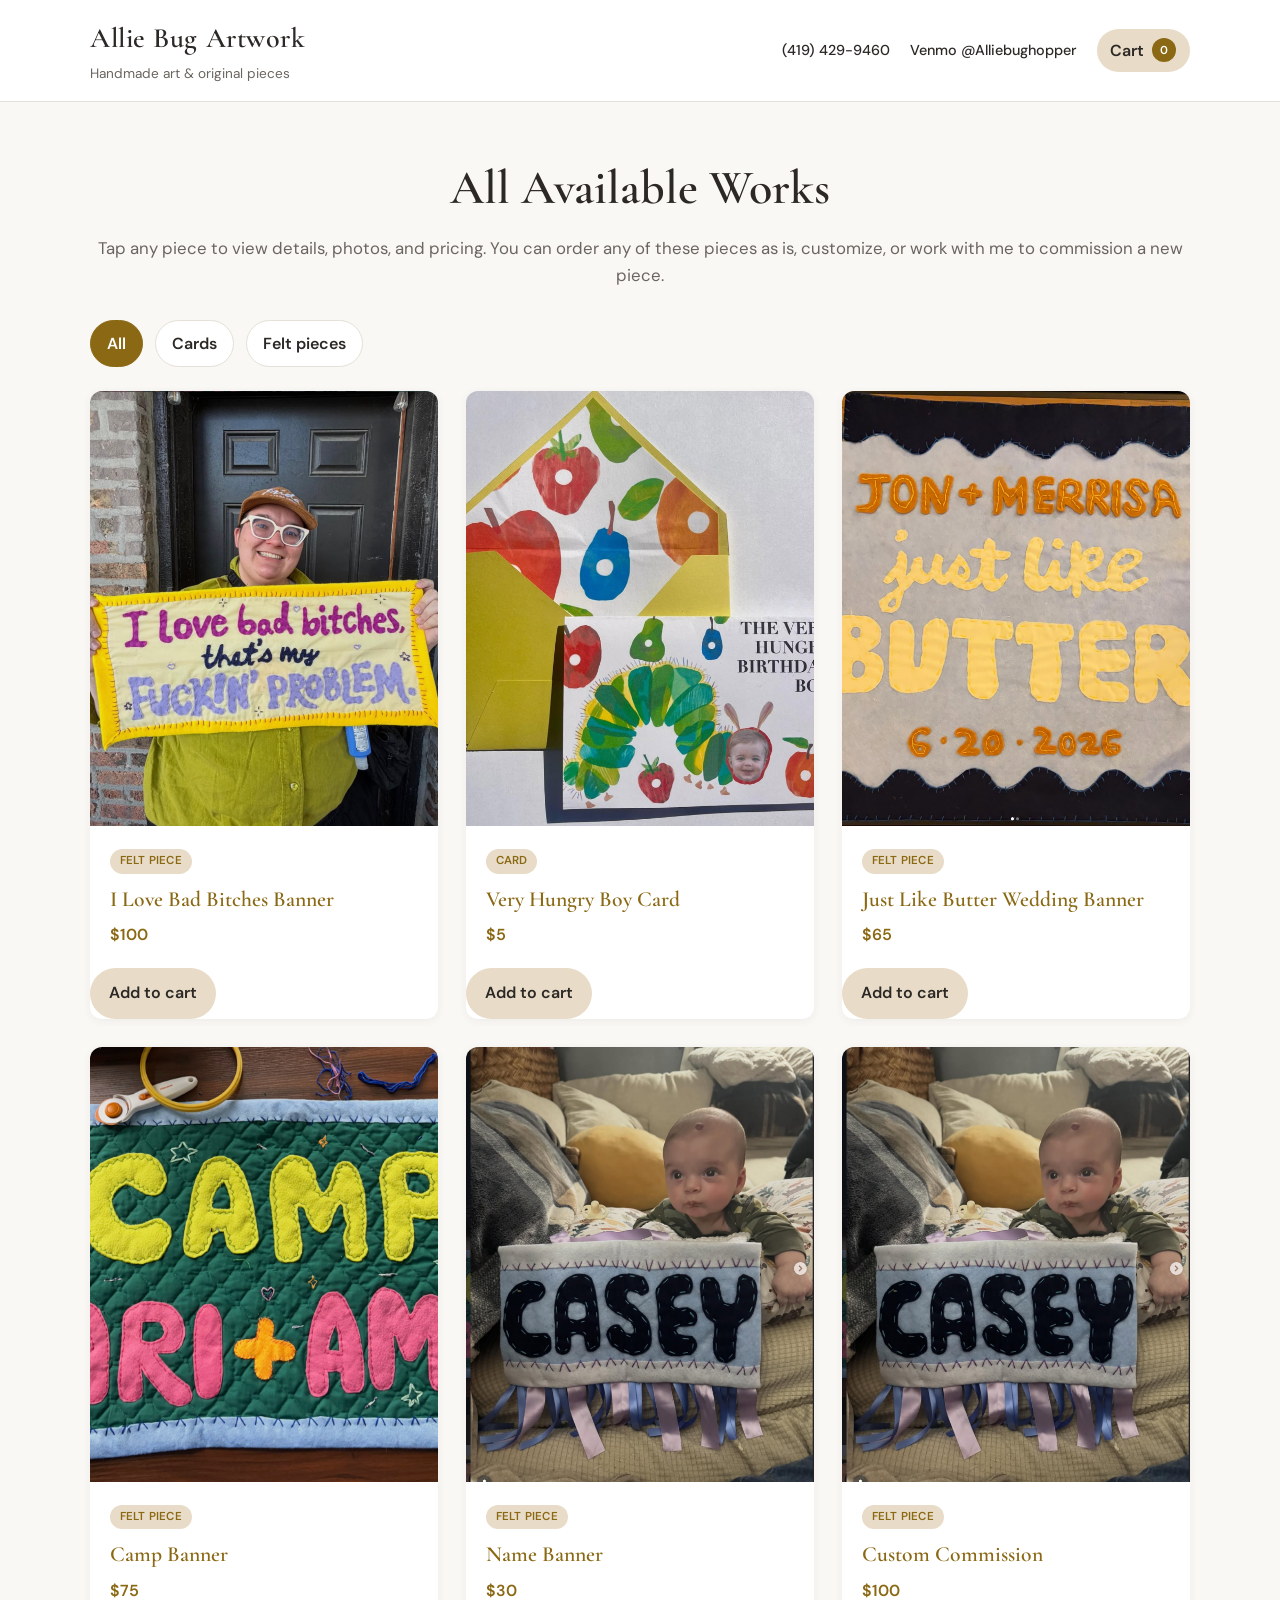
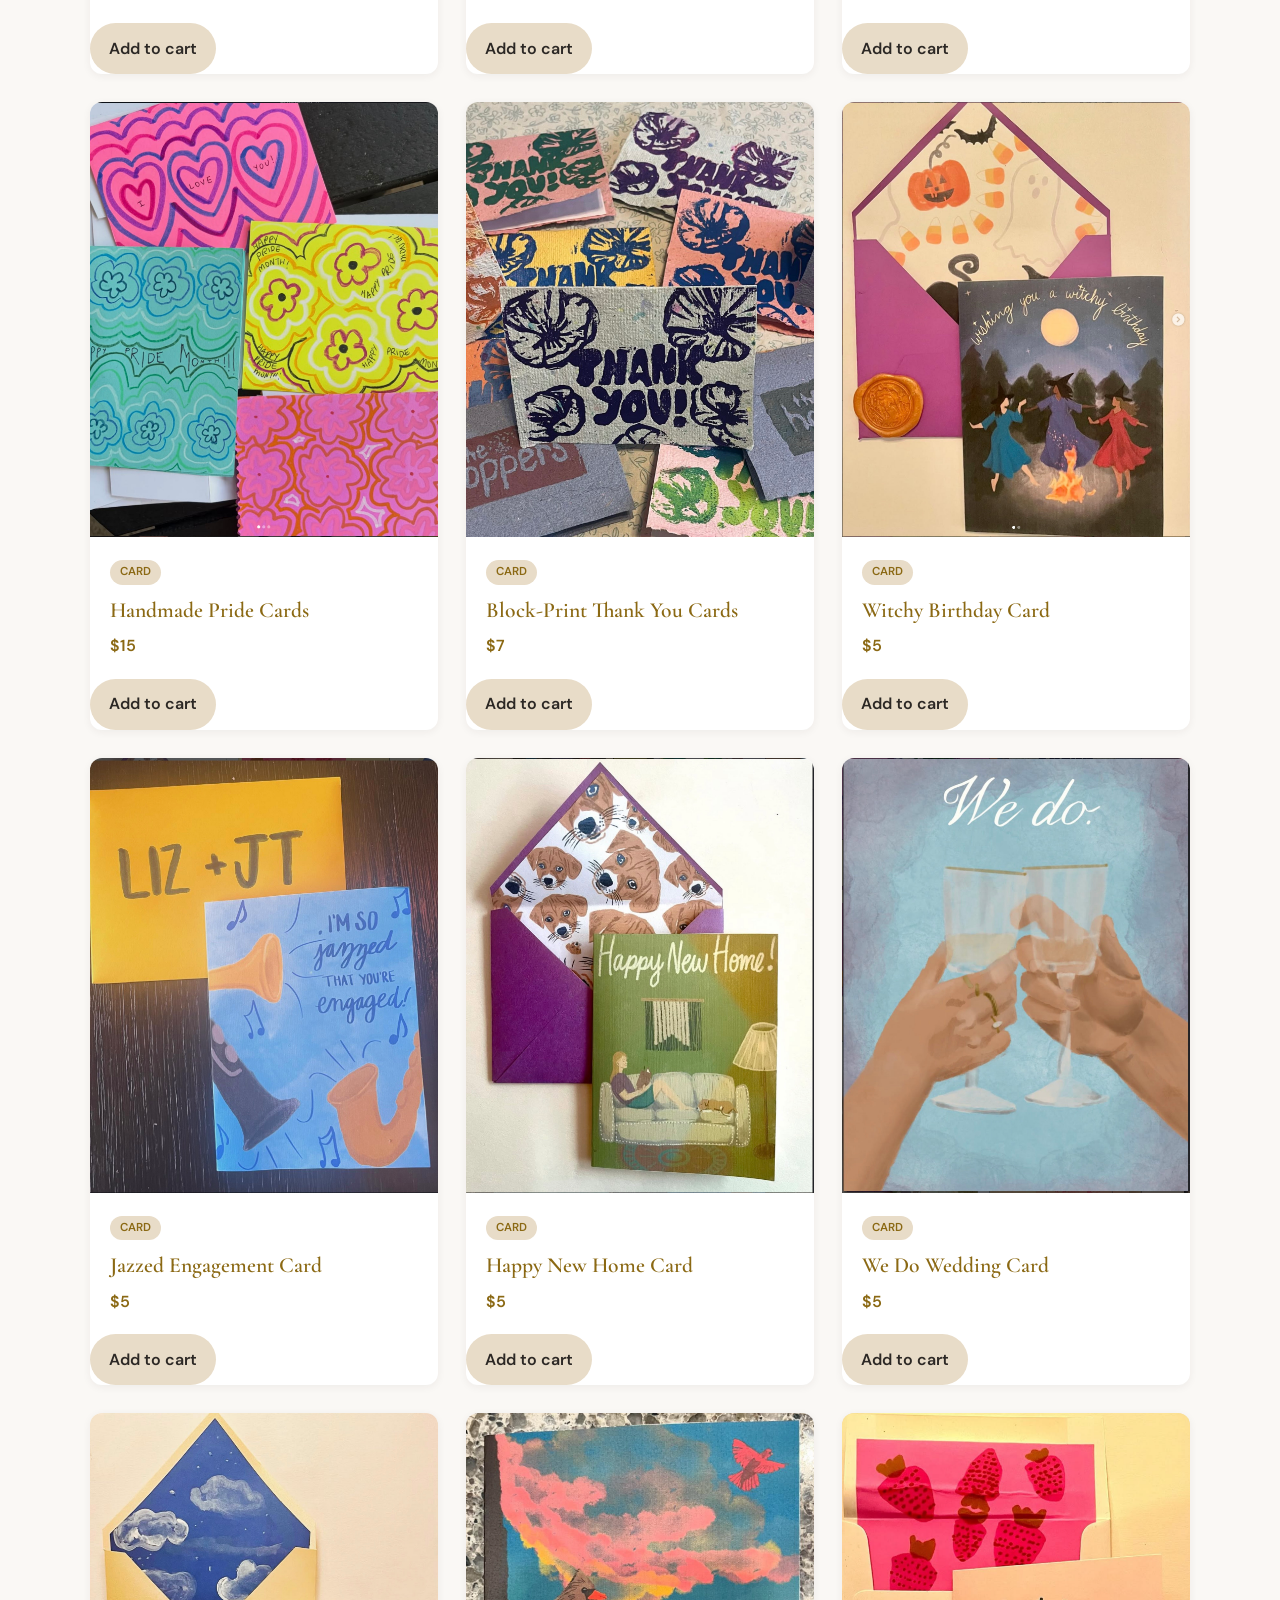
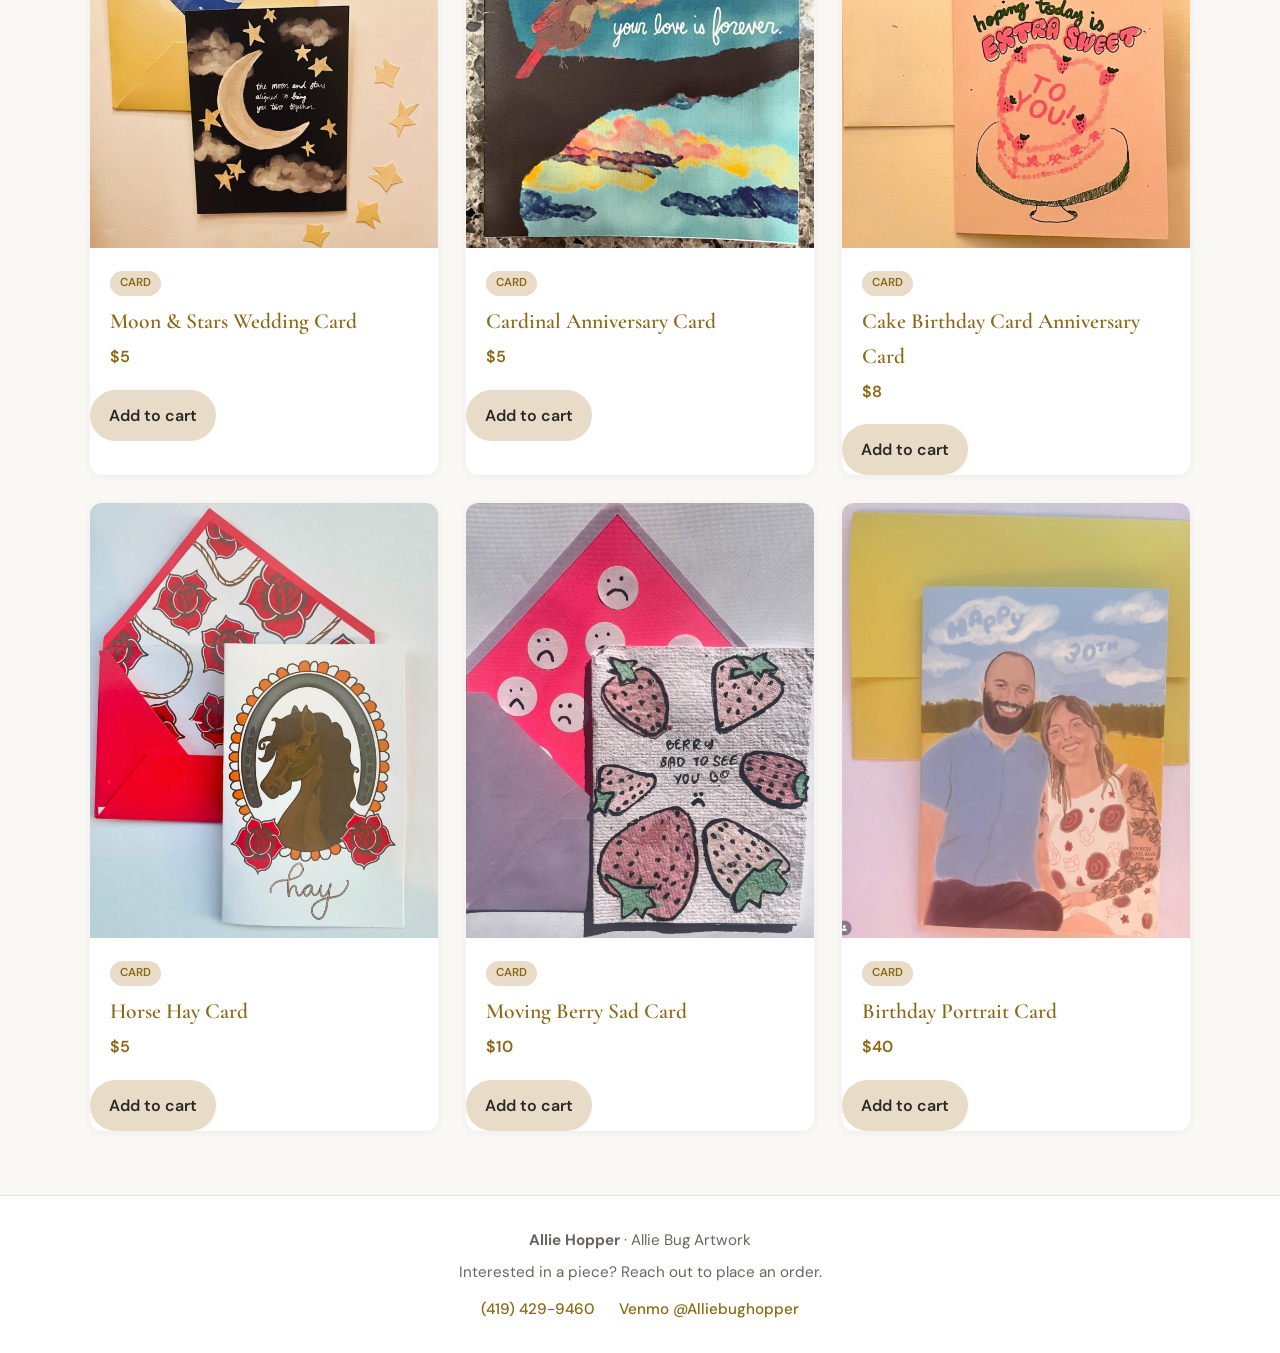
<file: index.html>
<!DOCTYPE html>
<html lang="en">
<head>
  <meta charset="UTF-8">
  <meta name="viewport" content="width=device-width, initial-scale=1.0">
  <title>Allie Bug Artwork</title>
  <meta name="description" content="Original handmade art and pieces for sale.">
  <link rel="stylesheet" href="css/style.css">
  <link rel="preconnect" href="https://fonts.googleapis.com">
  <link rel="preconnect" href="https://fonts.gstatic.com" crossorigin>
  <link href="https://fonts.googleapis.com/css2?family=Cormorant+Garamond:ital,wght@0,400;0,600;1,400&family=DM+Sans:wght@400;500;600&display=swap" rel="stylesheet">
</head>
<body>
  <header class="site-header">
    <div class="container header-inner">
      <a href="index.html" class="logo">
        <span class="logo-title" id="site-title">Allie Bug Artwork</span>
        <span class="logo-tagline" id="site-tagline">Handmade art & Ariginal Pieces</span>
      </a>
      <div class="header-actions">
        <nav class="header-contact" id="header-contact"></nav>
        <a href="cart.html" class="cart-link" id="cart-link" aria-label="View cart">
          <span>Cart</span>
          <span class="cart-count" id="cart-count" hidden>0</span>
        </a>
      </div>
    </div>
  </header>

  <main>
    <section class="hero">
      <div class="container">
        <h1>Available Works</h1>
        <p class="hero-subtitle" id="gallery-subtitle">Tap any piece to view details, photos, and pricing. You can order any of these pieces as is, customize, or work with me to commission a new piece.</p>
      </div>
    </section>

    <section class="gallery-section">
      <div class="container">
        <div class="gallery-toolbar" aria-label="Artwork filters">
          <button class="filter-button active" type="button" data-filter="all">All</button>
          <button class="filter-button" type="button" data-filter="card">Cards</button>
          <button class="filter-button" type="button" data-filter="felt-piece">Felt pieces</button>
        </div>
        <div class="gallery-grid" id="gallery-grid">
          <p class="loading">Loading artwork…</p>
        </div>
      </div>
    </section>
  </main>

  <footer class="site-footer">
    <div class="container footer-inner" id="footer-contact"></div>
  </footer>

  <script src="js/site.js"></script>
  <script src="js/gallery.js"></script>
</body>
</html>
</file>
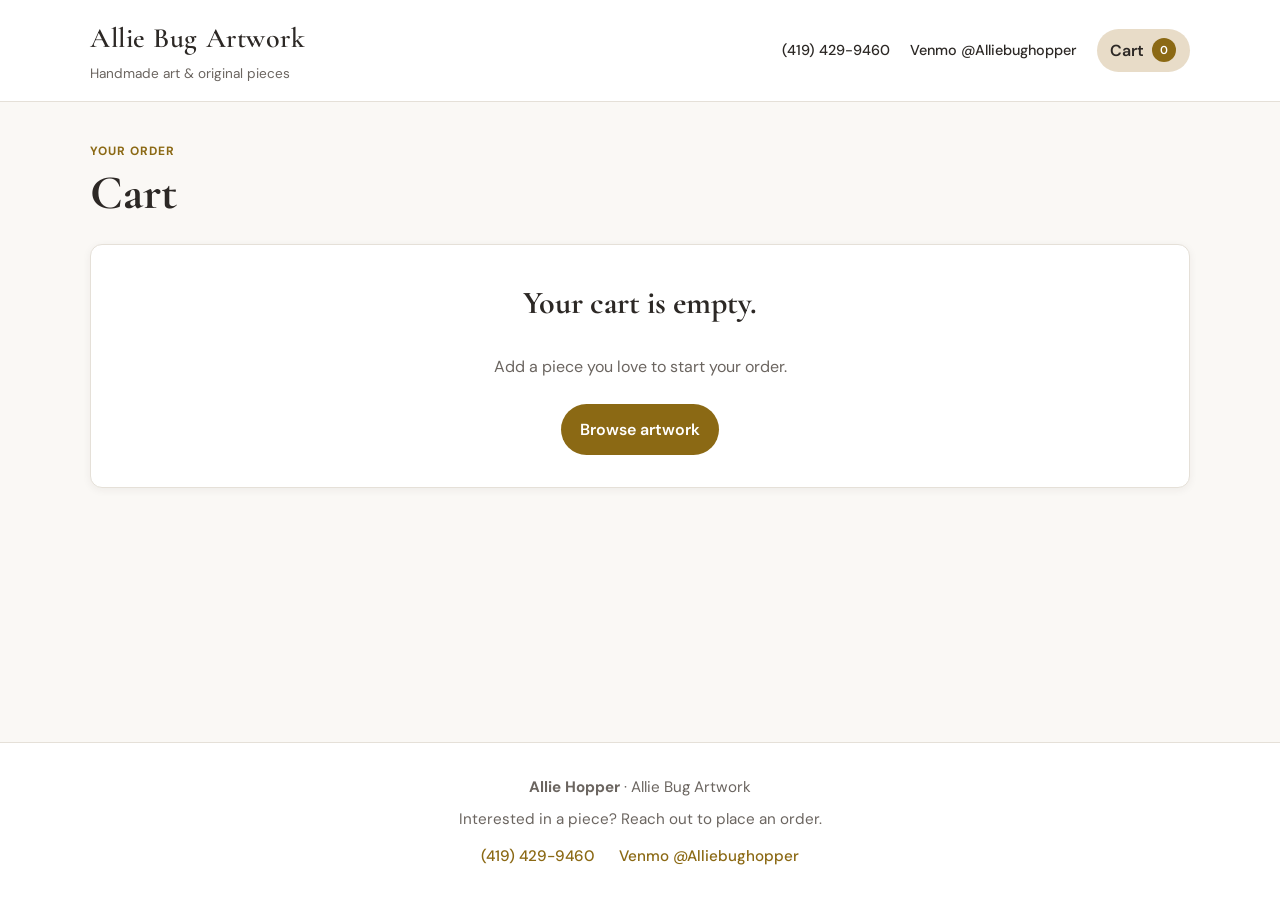
<file: cart.html>
<!DOCTYPE html>
<html lang="en">
<head>
  <meta charset="UTF-8">
  <meta name="viewport" content="width=device-width, initial-scale=1.0">
  <title>Cart — Allie Bug Artwork</title>
  <meta name="description" content="Review and update your cart.">
  <link rel="stylesheet" href="css/style.css">
  <link rel="preconnect" href="https://fonts.googleapis.com">
  <link rel="preconnect" href="https://fonts.gstatic.com" crossorigin>
  <link href="https://fonts.googleapis.com/css2?family=Cormorant+Garamond:ital,wght@0,400;0,600;1,400&family=DM+Sans:wght@400;500;600&display=swap" rel="stylesheet">
</head>
<body>
  <header class="site-header">
    <div class="container header-inner">
      <a href="index.html" class="logo">
        <span class="logo-title" id="site-title">Allie Bug Artwork</span>
        <span class="logo-tagline" id="site-tagline">Handmade art & original pieces</span>
      </a>
      <div class="header-actions">
        <nav class="header-contact" id="header-contact"></nav>
        <a href="cart.html" class="cart-link" id="cart-link" aria-label="View cart">
          <span>Cart</span>
          <span class="cart-count" id="cart-count" hidden>0</span>
        </a>
      </div>
    </div>
  </header>

  <main>
    <section class="cart-page">
      <div class="container">
        <div class="cart-header">
          <p class="eyebrow">Your order</p>
          <h1>Cart</h1>
        </div>
        <div id="cart-content">
          <p class="loading">Loading cart…</p>
        </div>
      </div>
    </section>
  </main>

  <footer class="site-footer">
    <div class="container footer-inner" id="footer-contact"></div>
  </footer>

  <script src="js/site.js"></script>
  <script src="js/cart.js"></script>
</body>
</html>
</file>
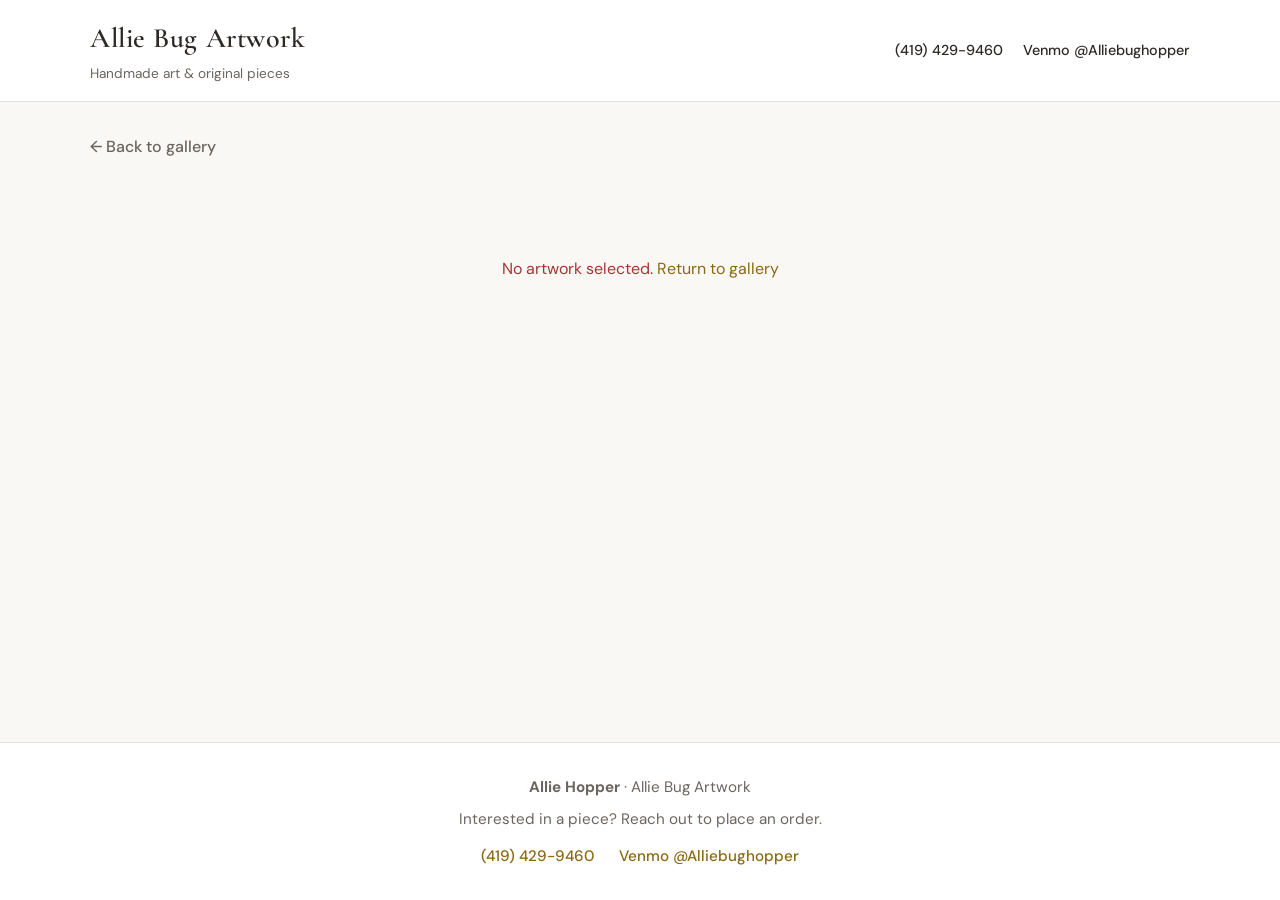
<file: piece.html>
<!DOCTYPE html>
<html lang="en">
<head>
  <meta charset="UTF-8">
  <meta name="viewport" content="width=device-width, initial-scale=1.0">
  <title>Artwork — Allie Bug Studio</title>
  <meta name="description" content="View artwork details and photos.">
  <link rel="stylesheet" href="css/style.css">
  <link rel="preconnect" href="https://fonts.googleapis.com">
  <link rel="preconnect" href="https://fonts.gstatic.com" crossorigin>
  <link href="https://fonts.googleapis.com/css2?family=Cormorant+Garamond:ital,wght@0,400;0,600;1,400&family=DM+Sans:wght@400;500;600&display=swap" rel="stylesheet">
</head>
<body>
  <header class="site-header">
    <div class="container header-inner">
      <a href="index.html" class="logo">
        <span class="logo-title" id="site-title">Allie Bug Artwork</span>
        <span class="logo-tagline" id="site-tagline">Handmade art & original pieces</span>
      </a>
      <nav class="header-contact" id="header-contact"></nav>
    </div>
  </header>

  <main>
    <div class="container piece-page">
      <a href="index.html" class="back-link">← Back to gallery</a>
      <div id="piece-content">
        <p class="loading">Loading artwork…</p>
      </div>
    </div>
  </main>

  <footer class="site-footer">
    <div class="container footer-inner" id="footer-contact"></div>
  </footer>

  <script src="js/site.js"></script>
  <script src="js/piece.js"></script>
</body>
</html>
</file>
<file: css/style.css>
:root {
  --color-bg: #faf8f5;
  --color-surface: #ffffff;
  --color-text: #2c2825;
  --color-text-muted: #6b6560;
  --color-accent: #8b6914;
  --color-accent-soft: #e8dcc8;
  --color-border: #e5e0d8;
  --font-display: "Cormorant Garamond", Georgia, serif;
  --font-body: "DM Sans", system-ui, sans-serif;
  --shadow-sm: 0 2px 8px rgba(44, 40, 37, 0.06);
  --shadow-md: 0 8px 24px rgba(44, 40, 37, 0.1);
  --radius: 12px;
  --max-width: 1100px;
}

*,
*::before,
*::after {
  box-sizing: border-box;
}

html {
  scroll-behavior: smooth;
}

body {
  margin: 0;
  min-height: 100vh;
  display: flex;
  flex-direction: column;
  font-family: var(--font-body);
  font-size: 16px;
  line-height: 1.6;
  color: var(--color-text);
  background: var(--color-bg);
}

img {
  max-width: 100%;
  height: auto;
  display: block;
}

a {
  color: var(--color-accent);
  text-decoration: none;
}

a:hover {
  text-decoration: underline;
}

.container {
  width: min(100% - 2rem, var(--max-width));
  margin-inline: auto;
}

/* Header */
.site-header {
  background: var(--color-surface);
  border-bottom: 1px solid var(--color-border);
  position: sticky;
  top: 0;
  z-index: 100;
}

.header-inner {
  display: flex;
  flex-wrap: wrap;
  align-items: center;
  justify-content: space-between;
  gap: 1rem;
  padding: 1rem 0;
}

.logo {
  color: inherit;
  text-decoration: none;
}

.logo:hover {
  text-decoration: none;
}

.logo-title {
  display: block;
  font-family: var(--font-display);
  font-size: 1.75rem;
  font-weight: 600;
  letter-spacing: 0.02em;
}

.logo-tagline {
  display: block;
  font-size: 0.85rem;
  color: var(--color-text-muted);
  margin-top: 0.15rem;
}

.header-actions {
  display: flex;
  flex-wrap: wrap;
  align-items: center;
  justify-content: flex-end;
  gap: 0.75rem 1.25rem;
}

.header-contact {
  display: flex;
  flex-wrap: wrap;
  gap: 0.75rem 1.25rem;
  font-size: 0.9rem;
}

.header-contact a {
  color: var(--color-text);
  font-weight: 500;
}

.header-contact a:hover {
  color: var(--color-accent);
}

.cart-link {
  display: inline-flex;
  align-items: center;
  gap: 0.5rem;
  padding: 0.55rem 0.85rem;
  border-radius: 999px;
  background: var(--color-accent-soft);
  color: var(--color-text);
  font-weight: 600;
  text-decoration: none;
}

.cart-link:hover {
  background: #dfd3be;
  text-decoration: none;
  color: var(--color-text);
}

.cart-count {
  display: inline-flex;
  align-items: center;
  justify-content: center;
  min-width: 1.5rem;
  height: 1.5rem;
  border-radius: 50%;
  background: var(--color-accent);
  color: #fff;
  font-size: 0.72rem;
  line-height: 1;
  padding: 0 0.35rem;
}

.primary-button,
.secondary-button {
  border: none;
  border-radius: 999px;
  padding: 0.8rem 1.2rem;
  font: inherit;
  font-weight: 600;
  cursor: pointer;
  transition: transform 0.15s ease, opacity 0.15s ease, background 0.15s ease;
  text-decoration: none;
  display: inline-flex;
  align-items: center;
  justify-content: center;
  text-align: center;
}

.primary-button {
  background: var(--color-accent);
  color: #fff;
}

.primary-button:hover,
.primary-button:focus-visible {
  filter: brightness(0.96);
  text-decoration: none;
  color: #fff;
}

.primary-button:disabled {
  opacity: 0.7;
  cursor: not-allowed;
}

.secondary-button {
  background: var(--color-accent-soft);
  color: var(--color-text);
}

.secondary-button:hover,
.secondary-button:focus-visible {
  background: #dfd3be;
  text-decoration: none;
  color: var(--color-text);
}

/* Hero */
.hero {
  padding: 3rem 0 2rem;
  text-align: center;
}

.hero h1 {
  font-family: var(--font-display);
  font-size: clamp(2rem, 5vw, 3rem);
  font-weight: 600;
  margin: 0 0 0.5rem;
}

.hero-subtitle {
  color: var(--color-text-muted);
  margin: 0;
  font-size: 1.05rem;
}

/* Gallery */
.gallery-section {
  padding-bottom: 4rem;
}

.gallery-toolbar {
  display: flex;
  flex-wrap: wrap;
  gap: 0.75rem;
  margin-bottom: 1.5rem;
}

.filter-button {
  border: 1px solid var(--color-border);
  background: var(--color-surface);
  color: var(--color-text);
  border-radius: 999px;
  padding: 0.6rem 1rem;
  font: inherit;
  font-weight: 600;
  cursor: pointer;
  transition: all 0.2s ease;
}

.filter-button:hover,
.filter-button:focus-visible {
  border-color: var(--color-accent);
  color: var(--color-accent);
  outline: none;
}

.filter-button.active {
  background: var(--color-accent);
  border-color: var(--color-accent);
  color: #fff;
}

.gallery-grid {
  display: grid;
  grid-template-columns: repeat(auto-fill, minmax(280px, 1fr));
  gap: 1.75rem;
}

.art-card {
  background: var(--color-surface);
  border-radius: var(--radius);
  overflow: hidden;
  box-shadow: var(--shadow-sm);
  transition: transform 0.2s ease, box-shadow 0.2s ease;
  color: inherit;
  text-decoration: none;
}

.art-card:hover {
  transform: translateY(-4px);
  box-shadow: var(--shadow-md);
  text-decoration: none;
}

.art-card-image {
  aspect-ratio: 4 / 5;
  overflow: hidden;
  background: var(--color-accent-soft);
}

.art-card-image img {
  width: 100%;
  height: 100%;
  object-fit: cover;
  transition: transform 0.3s ease;
}

.art-card:hover .art-card-image img {
  transform: scale(1.03);
}

.art-card-body {
  padding: 1.25rem;
}

.art-card-meta {
  margin-bottom: 0.5rem;
}

.art-card-tag {
  display: inline-block;
  border-radius: 999px;
  background: var(--color-accent-soft);
  color: var(--color-accent);
  padding: 0.2rem 0.6rem;
  font-size: 0.72rem;
  font-weight: 600;
  letter-spacing: 0.02em;
  text-transform: uppercase;
}

.art-card-title {
  font-family: var(--font-display);
  font-size: 1.35rem;
  font-weight: 600;
  margin: 0 0 0.35rem;
}

.art-card-price {
  font-weight: 600;
  color: var(--color-accent);
  margin: 0;
}

/* Piece detail page */
.piece-page {
  padding: 2rem 0 4rem;
}

.back-link {
  display: inline-block;
  margin-bottom: 2rem;
  font-weight: 500;
  color: var(--color-text-muted);
}

.back-link:hover {
  color: var(--color-accent);
}

.piece-layout {
  display: grid;
  grid-template-columns: 1fr;
  gap: 2.5rem;
}

@media (min-width: 768px) {
  .piece-layout {
    grid-template-columns: 1.2fr 1fr;
    align-items: start;
  }
}

.piece-gallery {
  display: flex;
  flex-direction: column;
  gap: 1rem;
}

.piece-main-image {
  border-radius: var(--radius);
  overflow: hidden;
  background: var(--color-accent-soft);
  box-shadow: var(--shadow-sm);
}

.piece-main-image img {
  width: 100%;
  aspect-ratio: 4 / 5;
  object-fit: cover;
}

.piece-thumbnails {
  display: flex;
  gap: 0.75rem;
  flex-wrap: wrap;
}

.piece-thumb {
  width: 72px;
  height: 72px;
  border-radius: 8px;
  overflow: hidden;
  border: 2px solid transparent;
  cursor: pointer;
  padding: 0;
  background: var(--color-accent-soft);
  transition: border-color 0.15s ease;
}

.piece-thumb:hover,
.piece-thumb.active {
  border-color: var(--color-accent);
}

.piece-thumb img {
  width: 100%;
  height: 100%;
  object-fit: cover;
}

.piece-category {
  display: inline-block;
  margin: 0 0 0.75rem;
  border-radius: 999px;
  background: var(--color-accent-soft);
  color: var(--color-accent);
  padding: 0.25rem 0.7rem;
  font-size: 0.72rem;
  font-weight: 700;
  letter-spacing: 0.05em;
  text-transform: uppercase;
}

.piece-info h1 {
  font-family: var(--font-display);
  font-size: clamp(2rem, 4vw, 2.75rem);
  font-weight: 600;
  margin: 0 0 0.75rem;
  line-height: 1.15;
}

.piece-price {
  font-size: 1.5rem;
  font-weight: 600;
  color: var(--color-accent);
  margin: 0 0 1.5rem;
}

.piece-description {
  color: var(--color-text-muted);
  font-size: 1.05rem;
  margin: 0 0 2rem;
  line-height: 1.7;
}

.order-box {
  background: var(--color-surface);
  border: 1px solid var(--color-border);
  border-radius: var(--radius);
  padding: 1.5rem;
}

.order-box h2 {
  font-family: var(--font-display);
  font-size: 1.35rem;
  margin: 0 0 0.75rem;
}

.order-box p {
  margin: 0 0 1rem;
  color: var(--color-text-muted);
  font-size: 0.95rem;
}

.order-links {
  display: flex;
  flex-direction: column;
  gap: 0.75rem;
}

.order-link {
  display: inline-flex;
  align-items: center;
  justify-content: center;
  padding: 0.75rem 1.25rem;
  border-radius: 8px;
  font-weight: 600;
  text-decoration: none;
  transition: background 0.15s ease;
}

.order-link-primary {
  background: var(--color-accent);
  color: #fff;
}

.order-link-primary:hover {
  background: #735610;
  text-decoration: none;
  color: #fff;
}

.order-link-secondary {
  background: var(--color-accent-soft);
  color: var(--color-text);
}

.order-link-secondary:hover {
  background: #ddd0bc;
  text-decoration: none;
}

.addon-selector {
  display: flex;
  flex-direction: column;
  gap: 0.75rem;
  margin: 0 0 1rem;
}

.checkbox-row {
  display: flex;
  align-items: center;
  gap: 0.7rem;
  font-weight: 600;
  color: var(--color-text);
}

.checkbox-row input {
  width: 1rem;
  height: 1rem;
  accent-color: var(--color-accent);
  cursor: pointer;
}

.customization-field {
  display: flex;
  flex-direction: column;
  gap: 0.45rem;
  margin: 0 0 1rem;
  font-weight: 600;
  color: var(--color-text);
}

.customization-field input {
  width: 100%;
  border: 1px solid var(--color-border);
  border-radius: 8px;
  padding: 0.7rem 0.8rem;
  font: inherit;
  background: var(--color-surface);
  color: var(--color-text);
}

.customization-field input:focus {
  outline: 2px solid rgba(139, 105, 20, 0.2);
  border-color: var(--color-accent);
}

/* Cart */
.cart-page {
  padding: 2.5rem 0 4rem;
}

.cart-header {
  margin-bottom: 1.5rem;
}

.eyebrow {
  margin: 0 0 0.35rem;
  color: var(--color-accent);
  text-transform: uppercase;
  letter-spacing: 0.08em;
  font-weight: 700;
  font-size: 0.75rem;
}

.cart-header h1 {
  margin: 0;
  font-family: var(--font-display);
  font-size: clamp(2.25rem, 4vw, 3rem);
  line-height: 1.1;
}

.cart-shell {
  display: grid;
  grid-template-columns: minmax(0, 2fr) minmax(240px, 0.8fr);
  gap: 1.5rem;
  align-items: start;
}

.cart-list {
  display: flex;
  flex-direction: column;
  gap: 1rem;
}

.cart-item {
  display: grid;
  grid-template-columns: 120px minmax(0, 1fr) auto;
  gap: 1rem;
  background: var(--color-surface);
  border: 1px solid var(--color-border);
  border-radius: var(--radius);
  padding: 1rem;
  box-shadow: var(--shadow-sm);
}

.cart-item-image {
  width: 120px;
  height: 120px;
  overflow: hidden;
  border-radius: 10px;
  background: var(--color-accent-soft);
}

.cart-item-image img {
  width: 100%;
  height: 100%;
  object-fit: cover;
}

.cart-item-details {
  display: flex;
  flex-direction: column;
  justify-content: space-between;
  gap: 0.75rem;
}

.cart-item-addons {
  margin: 0;
  color: var(--color-text-muted);
  font-size: 0.9rem;
}

.cart-customization-field {
  margin: 0;
}

.cart-customization-field label {
  font-size: 0.78rem;
  color: var(--color-text-muted);
  font-weight: 600;
  letter-spacing: 0.04em;
  text-transform: uppercase;
}

.cart-customization-input {
  min-height: 42px;
}

.cart-clear-customization {
  align-self: flex-start;
  font-size: 0.8rem;
}

.checkout-modal-backdrop {
  position: fixed;
  inset: 0;
  background: rgba(44, 40, 37, 0.5);
  display: flex;
  align-items: center;
  justify-content: center;
  padding: 1.25rem;
  z-index: 200;
}

.checkout-modal {
  position: relative;
  width: min(100%, 520px);
  background: var(--color-surface);
  border-radius: var(--radius);
  box-shadow: var(--shadow-md);
  border: 1px solid var(--color-border);
  padding: 1.5rem;
}

.checkout-close {
  position: absolute;
  top: 0.75rem;
  right: 0.9rem;
  border: none;
  background: transparent;
  color: var(--color-text-muted);
  font-size: 1.6rem;
  cursor: pointer;
}

.checkout-modal h2 {
  font-family: var(--font-display);
  font-size: 2rem;
  margin: 0 0 0.5rem;
}

.checkout-confirmation-copy {
  color: var(--color-text-muted);
  margin: 0 0 1.25rem;
}

.checkout-form {
  display: flex;
  flex-direction: column;
  gap: 1rem;
}

.checkout-form label {
  display: flex;
  flex-direction: column;
  gap: 0.45rem;
  font-weight: 600;
}

.checkout-form input {
  border: 1px solid var(--color-border);
  border-radius: 8px;
  padding: 0.8rem 0.9rem;
  font: inherit;
}

.checkout-actions {
  display: flex;
  justify-content: flex-end;
  gap: 0.75rem;
  margin-top: 0.5rem;
}

.single-action {
  justify-content: center;
}

.cart-item-category {
  margin: 0 0 0.2rem;
  color: var(--color-accent);
  font-size: 0.72rem;
  font-weight: 700;
  text-transform: uppercase;
  letter-spacing: 0.06em;
}

.cart-item-title {
  margin: 0;
  font-family: var(--font-display);
  font-size: 1.5rem;
  line-height: 1.1;
}

.cart-item-meta {
  display: flex;
  flex-wrap: wrap;
  align-items: center;
  justify-content: space-between;
  gap: 0.75rem;
}

.cart-item-price,
.cart-item-line-total {
  margin: 0;
  font-weight: 600;
  color: var(--color-accent);
}

.cart-qty-control {
  display: inline-flex;
  align-items: center;
  border: 1px solid var(--color-border);
  border-radius: 999px;
  overflow: hidden;
  background: var(--color-bg);
}

.cart-qty-button {
  width: 2rem;
  height: 2rem;
  border: none;
  background: transparent;
  color: var(--color-text);
  font-size: 1.2rem;
  cursor: pointer;
}

.cart-qty-input {
  width: 3rem;
  border: none;
  background: transparent;
  text-align: center;
  font: inherit;
  color: var(--color-text);
}

.cart-qty-input:focus {
  outline: none;
}

.cart-item-actions {
  display: flex;
  flex-direction: column;
  align-items: flex-end;
  justify-content: space-between;
  gap: 0.75rem;
}

.text-button {
  background: transparent;
  border: none;
  color: #8b3d2f;
  font: inherit;
  font-weight: 600;
  cursor: pointer;
  padding: 0;
}

.text-button:hover {
  text-decoration: underline;
}

.cart-summary {
  background: var(--color-surface);
  border: 1px solid var(--color-border);
  border-radius: var(--radius);
  box-shadow: var(--shadow-sm);
  padding: 1.5rem;
  position: sticky;
  top: 6rem;
}

.cart-summary h2 {
  margin: 0 0 1rem;
  font-size: 1.25rem;
}

.checkout-intro {
  margin: 0 0 1rem;
  color: var(--color-text-muted);
  font-size: 0.92rem;
  line-height: 1.6;
}

.summary-row {
  display: flex;
  justify-content: space-between;
  gap: 1rem;
  color: var(--color-text-muted);
  padding: 0.5rem 0;
}

.total-row {
  margin-top: 0.45rem;
  padding-top: 0.9rem;
  border-top: 1px solid var(--color-border);
  color: var(--color-text);
  font-weight: 700;
  font-size: 1.05rem;
}

.cart-continue,
.cart-checkout {
  width: 100%;
  margin-top: 1rem;
}

.empty-cart {
  background: var(--color-surface);
  border: 1px solid var(--color-border);
  border-radius: var(--radius);
  box-shadow: var(--shadow-sm);
  padding: 2rem;
  text-align: center;
}

.empty-cart h2 {
  margin-top: 0;
  font-family: var(--font-display);
  font-size: 2rem;
}

.empty-cart p {
  color: var(--color-text-muted);
  margin: 0 0 1.5rem;
}

@media (max-width: 720px) {
  .cart-shell {
    grid-template-columns: 1fr;
  }

  .cart-item {
    grid-template-columns: 1fr;
  }

  .cart-item-image {
    width: 100%;
    height: 220px;
  }

  .cart-item-actions {
    align-items: flex-start;
  }
}

/* Footer */
.site-footer {
  margin-top: auto;
  background: var(--color-surface);
  border-top: 1px solid var(--color-border);
  padding: 2rem 0;
}

.footer-inner {
  text-align: center;
  color: var(--color-text-muted);
  font-size: 0.95rem;
}

.footer-inner p {
  margin: 0 0 0.5rem;
}

.footer-links {
  display: flex;
  flex-wrap: wrap;
  justify-content: center;
  gap: 1rem 1.5rem;
  margin-top: 0.75rem;
}

.footer-links a {
  font-weight: 500;
}

/* Utilities */
.loading,
.error-message {
  text-align: center;
  color: var(--color-text-muted);
  padding: 3rem 1rem;
  grid-column: 1 / -1;
}

.error-message {
  color: #a33;
}

.image-placeholder {
  display: flex;
  align-items: center;
  justify-content: center;
  width: 100%;
  height: 100%;
  min-height: 200px;
  background: linear-gradient(135deg, var(--color-accent-soft), #f0ebe3);
  color: var(--color-text-muted);
  font-size: 0.9rem;
  text-align: center;
  padding: 1rem;
}
</file>
